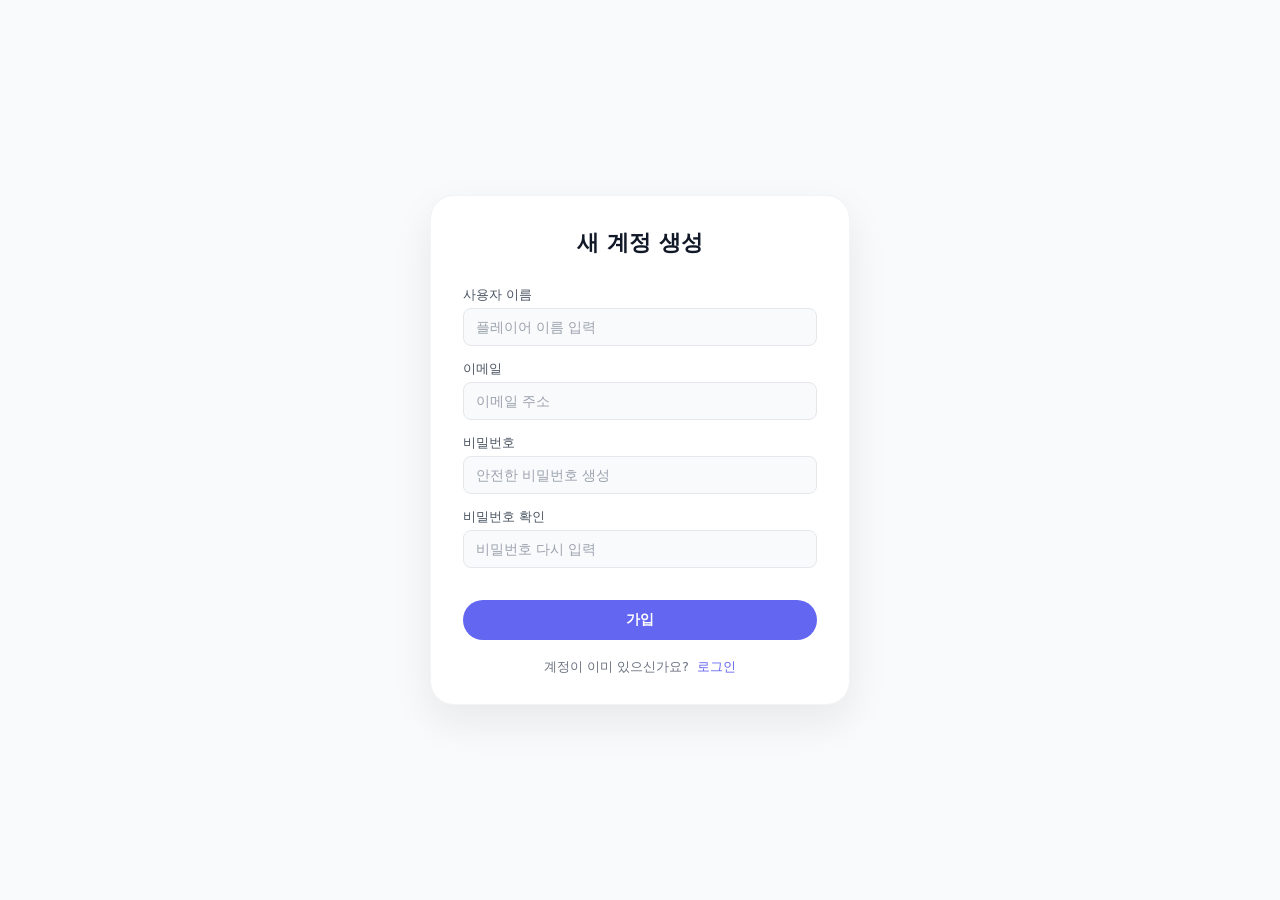
<file: templates/signup.html>
<!DOCTYPE html>
<html lang="ko">
  <head>
    <meta charset="UTF-8" />
    <title>회원가입</title>
    <meta name="viewport" content="width=device-width, initial-scale=1" />
    <style>
      * {
        box-sizing: border-box;
        margin: 0;
        padding: 0;
      }

      body {
        font-family: -apple-system, BlinkMacSystemFont, "Segoe UI", system-ui,
          sans-serif;
        background-color: #f9fafb;
        color: #111827;
      }

      .page-wrapper {
        min-height: 100vh;
        display: flex;
        align-items: center;
        justify-content: center;
        padding: 40px 16px;
      }

      .card {
        width: 100%;
        max-width: 420px;
        background-color: #ffffff;
        border-radius: 24px;
        padding: 32px 32px 28px;
        box-shadow: 0 16px 40px rgba(15, 23, 42, 0.08);
        border: 1px solid #f3f4f6;
      }

      .card-title {
        font-size: 22px;
        font-weight: 700;
        text-align: center;
        margin-bottom: 28px;
      }

      .form-group {
        margin-bottom: 14px;
      }

      .form-label {
        display: block;
        font-size: 13px;
        font-weight: 500;
        color: #4b5563;
        margin-bottom: 4px;
      }

      .form-input {
        width: 100%;
        padding: 10px 12px;
        border-radius: 8px;
        border: 1px solid #e5e7eb;
        font-size: 14px;
        background-color: #f9fafb;
        outline: none;
        transition: border-color 0.15s ease, box-shadow 0.15s ease,
          background-color 0.15s ease;
      }

      .form-input::placeholder {
        color: #9ca3af;
      }

      .form-input:focus {
        border-color: #6366f1;
        background-color: #ffffff;
        box-shadow: 0 0 0 1px rgba(99, 102, 241, 0.4);
      }

      .submit-btn {
        margin-top: 18px;
        width: 100%;
        padding: 11px 16px;
        border-radius: 999px;
        border: none;
        background-color: #6366f1;
        color: #ffffff;
        font-size: 14px;
        font-weight: 600;
        cursor: pointer;
        transition: background-color 0.15s ease, box-shadow 0.15s ease,
          transform 0.05s ease;
      }

      .submit-btn:hover {
        background-color: #4f46e5;
        box-shadow: 0 10px 25px rgba(79, 70, 229, 0.25);
      }

      .submit-btn:active {
        transform: translateY(1px);
        box-shadow: none;
      }

      .bottom-text {
        margin-top: 18px;
        text-align: center;
        font-size: 13px;
        color: #6b7280;
      }

      .bottom-text a {
        color: #6366f1;
        font-weight: 500;
        text-decoration: none;
        margin-left: 4px;
      }

      .bottom-text a:hover {
        text-decoration: underline;
      }

      .error-box {
        margin-bottom: 12px;
        padding: 8px 10px;
        border-radius: 8px;
        background-color: #fef2f2;
        color: #b91c1c;
        font-size: 12px;
      }
    </style>
  </head>
  <body>
    <div class="page-wrapper">
      <div class="card">
        <div class="card-title">새 계정 생성</div>

        <div id="error-box" class="error-box" style="display: none"></div>

        <form id="signup-form">
          <div class="form-group">
            <label class="form-label" for="name">사용자 이름</label>
            <input
              id="name"
              name="name"
              type="text"
              class="form-input"
              placeholder="플레이어 이름 입력"
              required
            />
          </div>

          <div class="form-group">
            <label class="form-label" for="email">이메일</label>
            <input
              id="email"
              name="email"
              type="email"
              class="form-input"
              placeholder="이메일 주소"
              required
            />
          </div>

          <div class="form-group">
            <label class="form-label" for="password">비밀번호</label>
            <input
              id="password"
              name="password"
              type="password"
              class="form-input"
              placeholder="안전한 비밀번호 생성"
              required
            />
          </div>

          <div class="form-group">
            <label class="form-label" for="password_confirm">비밀번호 확인</label>
            <input
              id="password_confirm"
              name="password_confirm"
              type="password"
              class="form-input"
              placeholder="비밀번호 다시 입력"
              required
            />
          </div>

          <button type="submit" class="submit-btn">가입</button>
        </form>

        <div class="bottom-text">
          계정이 이미 있으신가요?
          <a href="/login">로그인</a>
        </div>
      </div>
    </div>

    <script>
      const signupForm = document.getElementById("signup-form");
      const errorBox = document.getElementById("error-box");

      signupForm.addEventListener("submit", async (e) => {
        e.preventDefault();
        errorBox.style.display = "none";
        errorBox.innerHTML = "";

        const payload = {
          username: document.getElementById("name").value,
          email: document.getElementById("email").value,
          password: document.getElementById("password").value,
          password_confirm: document.getElementById("password_confirm").value,
        };

        try {
          const res = await fetch("/auth/register", {
            method: "POST",
            headers: {
              "Content-Type": "application/json",
            },
            body: JSON.stringify(payload),
          });

          if (res.status === 201) {
            // 성공 → 로그인 페이지로 이동
            window.location.href = "/login";
          } else {
            const data = await res.json();
            const errors = data.errors || {};
            const messages = [];

            for (const [field, msgs] of Object.entries(errors)) {
              msgs.forEach((m) => messages.push(`${field}: ${m}`));
            }

            if (messages.length > 0) {
              errorBox.innerHTML = messages.join("<br />");
              errorBox.style.display = "block";
            } else {
              alert("회원가입 중 알 수 없는 오류가 발생했습니다.");
            }
          }
        } catch (err) {
          console.error(err);
          alert("서버와 통신 중 오류가 발생했습니다.");
        }
      });
    </script>
  </body>
</html>
</file>
